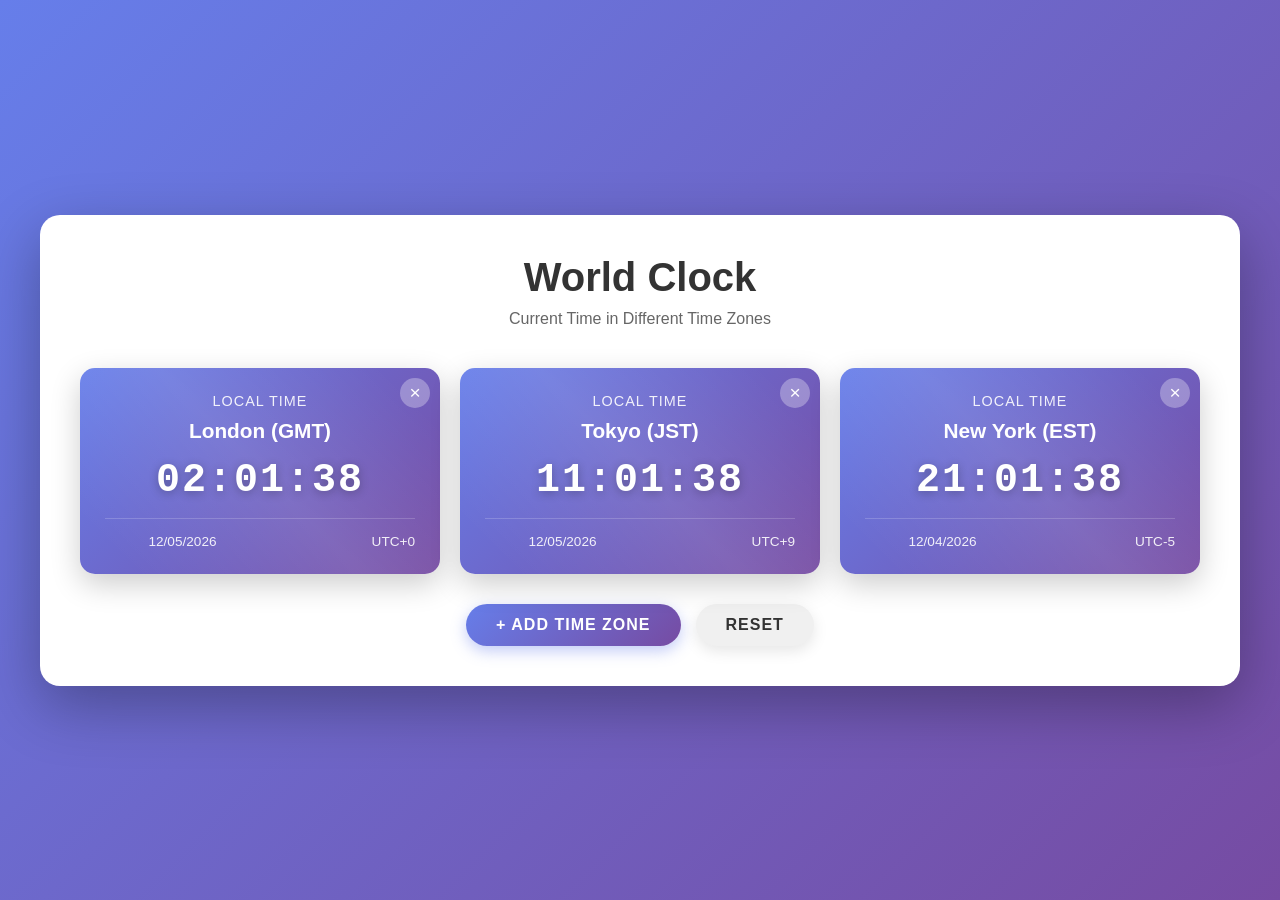
<file: clock.html>
<!DOCTYPE html>
<html lang="en">
<head>
    <meta charset="UTF-8">
    <meta name="viewport" content="width=device-width, initial-scale=1.0">
    <title>Digital Clock - Multiple Time Zones</title>
    <link rel="stylesheet" href="css/clock-style.css">
</head>
<body>
    <div class="container">
        <h1>World Clock</h1>
        <p class="subtitle">Current Time in Different Time Zones</p>
        
        <div class="clock-grid" id="clock-grid">
            <!-- Clocks will be generated by JavaScript -->
        </div>
        
        <div class="controls">
            <button class="btn-add" onclick="addTimeZone()">+ Add Time Zone</button>
            <button class="btn-reset" onclick="resetClocks()">Reset</button>
        </div>
        
        <div class="modal" id="timezone-modal">
            <div class="modal-content">
                <span class="close" onclick="closeModal()">&times;</span>
                <h2>Select Time Zone</h2>
                <select id="timezone-select" class="timezone-select">
                    <!-- Options will be generated by JavaScript -->
                </select>
                <button class="btn-confirm" onclick="confirmTimezone()">Add</button>
            </div>
        </div>
    </div>

    <script src="js/clock.js"></script>
</body>
</html>
</file>
<file: css/clock-style.css>
* {
    margin: 0;
    padding: 0;
    box-sizing: border-box;
}

body {
    font-family: 'Arial', sans-serif;
    background: linear-gradient(135deg, #667eea 0%, #764ba2 100%);
    min-height: 100vh;
    display: flex;
    justify-content: center;
    align-items: center;
    padding: 20px;
}

.container {
    background: white;
    border-radius: 20px;
    padding: 40px;
    box-shadow: 0 20px 60px rgba(0, 0, 0, 0.3);
    max-width: 1200px;
    width: 100%;
}

h1 {
    text-align: center;
    color: #333;
    margin-bottom: 10px;
    font-size: 2.5rem;
}

.subtitle {
    text-align: center;
    color: #666;
    margin-bottom: 40px;
    font-size: 1rem;
}

.clock-grid {
    display: grid;
    grid-template-columns: repeat(auto-fit, minmax(280px, 1fr));
    gap: 20px;
    margin-bottom: 30px;
}

.clock-card {
    background: linear-gradient(135deg, #667eea 0%, #764ba2 100%);
    border-radius: 15px;
    padding: 25px;
    color: white;
    box-shadow: 0 10px 30px rgba(0, 0, 0, 0.2);
    text-align: center;
    transition: transform 0.3s ease, box-shadow 0.3s ease;
    position: relative;
    overflow: hidden;
}

.clock-card::before {
    content: '';
    position: absolute;
    top: -50%;
    left: -50%;
    width: 200%;
    height: 200%;
    background: linear-gradient(
        45deg,
        transparent 30%,
        rgba(255, 255, 255, 0.1) 50%,
        transparent 70%
    );
    animation: shimmer 3s infinite;
}

@keyframes shimmer {
    0% {
        transform: translate(-100%, -100%) rotate(45deg);
    }
    100% {
        transform: translate(100%, 100%) rotate(45deg);
    }
}

.clock-card:hover {
    transform: translateY(-5px);
    box-shadow: 0 15px 40px rgba(0, 0, 0, 0.3);
}

.clock-label {
    font-size: 0.9rem;
    opacity: 0.9;
    margin-bottom: 10px;
    text-transform: uppercase;
    letter-spacing: 1px;
}

.clock-city {
    font-size: 1.3rem;
    font-weight: bold;
    margin-bottom: 15px;
}

.digital-clock {
    font-family: 'Courier New', monospace;
    font-size: 2.5rem;
    font-weight: bold;
    margin-bottom: 10px;
    text-shadow: 0 2px 10px rgba(0, 0, 0, 0.3);
    letter-spacing: 2px;
}

.clock-info {
    display: flex;
    justify-content: space-between;
    margin-top: 15px;
    padding-top: 15px;
    border-top: 1px solid rgba(255, 255, 255, 0.2);
    font-size: 0.85rem;
    opacity: 0.9;
}

.date-display {
    flex: 1;
}

.utc-offset {
    flex: 1;
    text-align: right;
}

.btn-remove {
    position: absolute;
    top: 10px;
    right: 10px;
    background: rgba(255, 255, 255, 0.3);
    color: white;
    border: none;
    border-radius: 50%;
    width: 30px;
    height: 30px;
    cursor: pointer;
    font-size: 1.2rem;
    transition: background 0.3s ease;
    z-index: 10;
}

.btn-remove:hover {
    background: rgba(255, 255, 255, 0.5);
}

.controls {
    display: flex;
    gap: 15px;
    justify-content: center;
    margin-top: 30px;
}

.btn-add, .btn-reset {
    padding: 12px 30px;
    border: none;
    border-radius: 25px;
    font-size: 1rem;
    cursor: pointer;
    transition: all 0.3s ease;
    font-weight: bold;
    text-transform: uppercase;
    letter-spacing: 1px;
}

.btn-add {
    background: linear-gradient(135deg, #667eea 0%, #764ba2 100%);
    color: white;
    box-shadow: 0 5px 15px rgba(102, 126, 234, 0.4);
}

.btn-add:hover {
    transform: translateY(-2px);
    box-shadow: 0 8px 20px rgba(102, 126, 234, 0.6);
}

.btn-reset {
    background: #f0f0f0;
    color: #333;
    box-shadow: 0 5px 15px rgba(0, 0, 0, 0.1);
}

.btn-reset:hover {
    background: #e0e0e0;
    transform: translateY(-2px);
}

/* Modal Styles */
.modal {
    display: none;
    position: fixed;
    z-index: 1000;
    left: 0;
    top: 0;
    width: 100%;
    height: 100%;
    background-color: rgba(0, 0, 0, 0.5);
    animation: fadeIn 0.3s ease;
}

@keyframes fadeIn {
    from { opacity: 0; }
    to { opacity: 1; }
}

.modal-content {
    background-color: white;
    margin: 10% auto;
    padding: 30px;
    border-radius: 15px;
    width: 90%;
    max-width: 400px;
    box-shadow: 0 10px 40px rgba(0, 0, 0, 0.3);
    animation: slideDown 0.3s ease;
}

@keyframes slideDown {
    from {
        transform: translateY(-50px);
        opacity: 0;
    }
    to {
        transform: translateY(0);
        opacity: 1;
    }
}

.close {
    color: #aaa;
    float: right;
    font-size: 28px;
    font-weight: bold;
    cursor: pointer;
    transition: color 0.3s ease;
}

.close:hover {
    color: #000;
}

.modal-content h2 {
    color: #333;
    margin-bottom: 20px;
}

.timezone-select {
    width: 100%;
    padding: 12px;
    margin-bottom: 20px;
    border: 2px solid #667eea;
    border-radius: 8px;
    font-size: 1rem;
    cursor: pointer;
}

.timezone-select:focus {
    outline: none;
    border-color: #764ba2;
    box-shadow: 0 0 10px rgba(102, 126, 234, 0.3);
}

.btn-confirm {
    width: 100%;
    padding: 12px;
    background: linear-gradient(135deg, #667eea 0%, #764ba2 100%);
    color: white;
    border: none;
    border-radius: 8px;
    font-size: 1rem;
    cursor: pointer;
    font-weight: bold;
    transition: all 0.3s ease;
}

.btn-confirm:hover {
    transform: translateY(-2px);
    box-shadow: 0 5px 15px rgba(102, 126, 234, 0.4);
}

/* Empty State */
.empty-state {
    text-align: center;
    padding: 40px;
    color: #999;
}

.empty-state p {
    font-size: 1.2rem;
    margin-bottom: 20px;
}

/* Responsive Design */
@media (max-width: 768px) {
    .container {
        padding: 20px;
    }

    h1 {
        font-size: 2rem;
    }

    .clock-grid {
        grid-template-columns: 1fr;
    }

    .digital-clock {
        font-size: 2rem;
    }

    .controls {
        flex-direction: column;
    }

    .btn-add, .btn-reset {
        width: 100%;
    }
}
</file>
